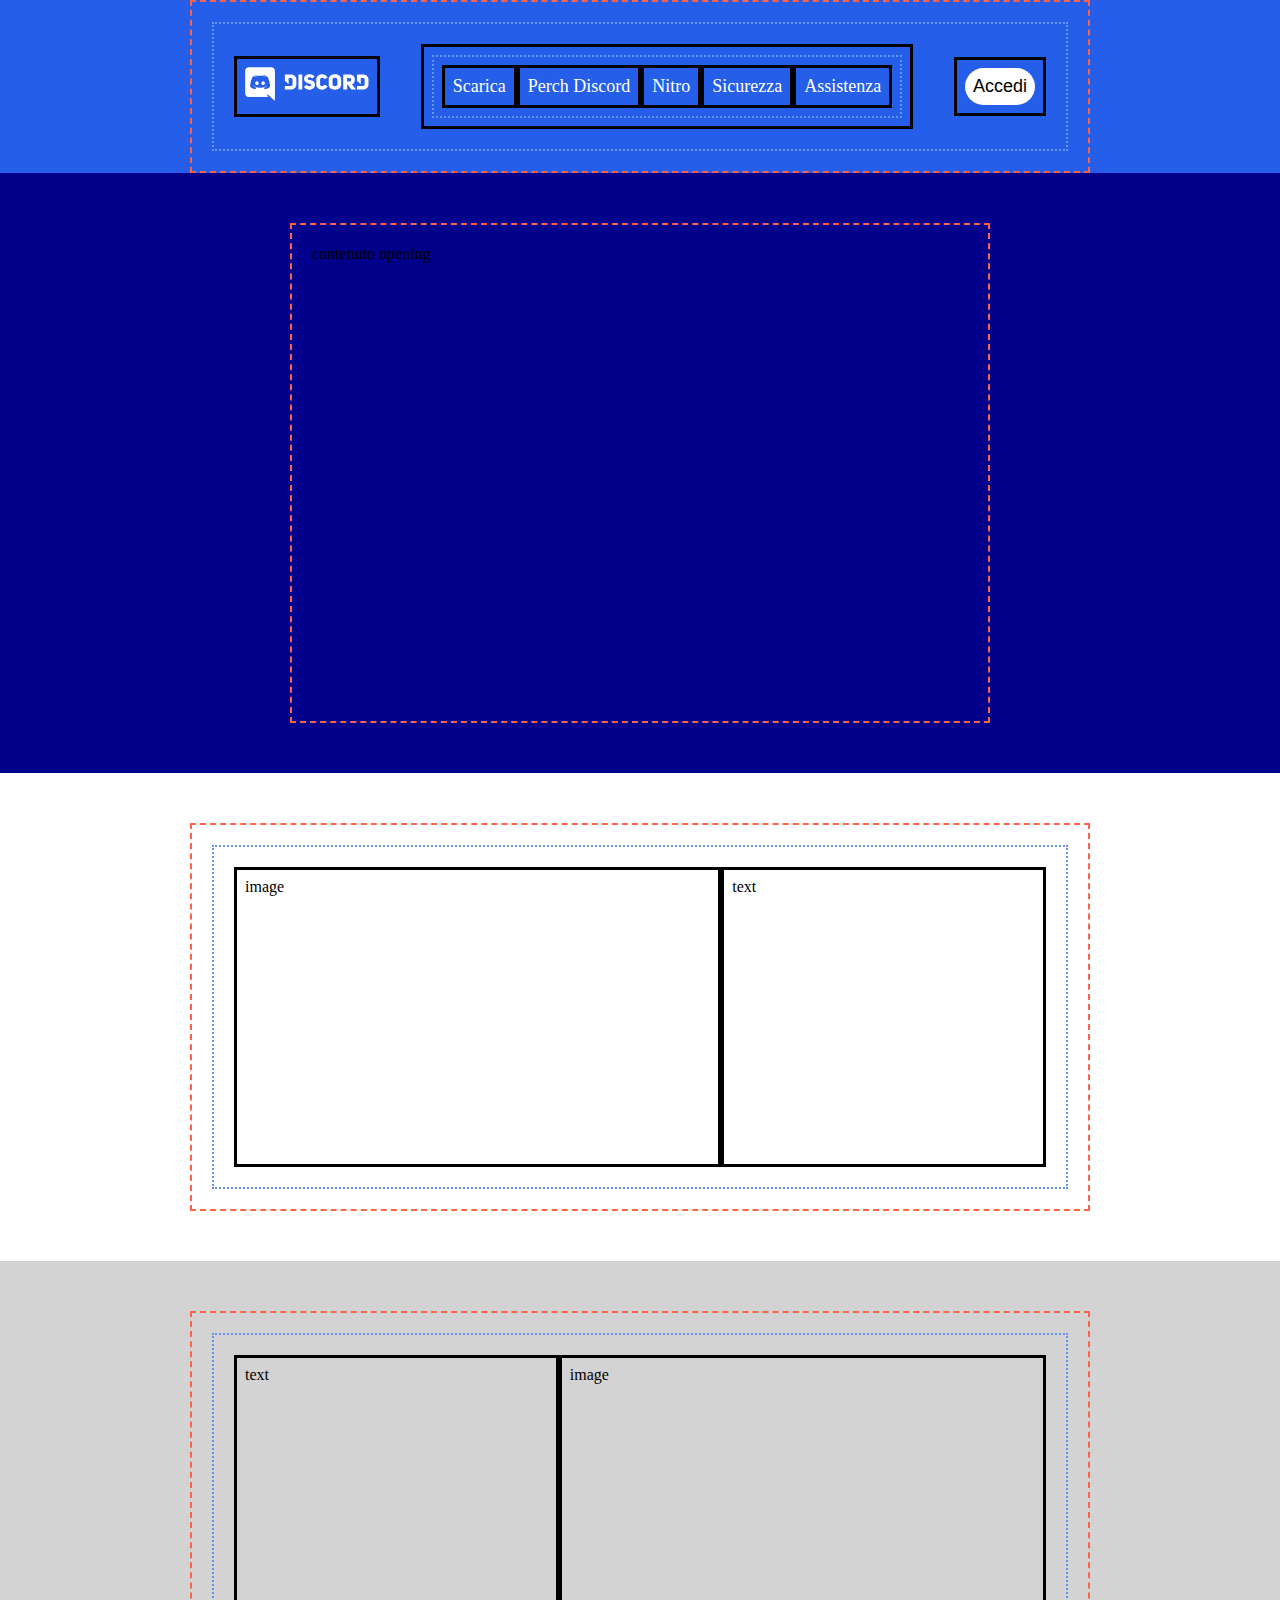
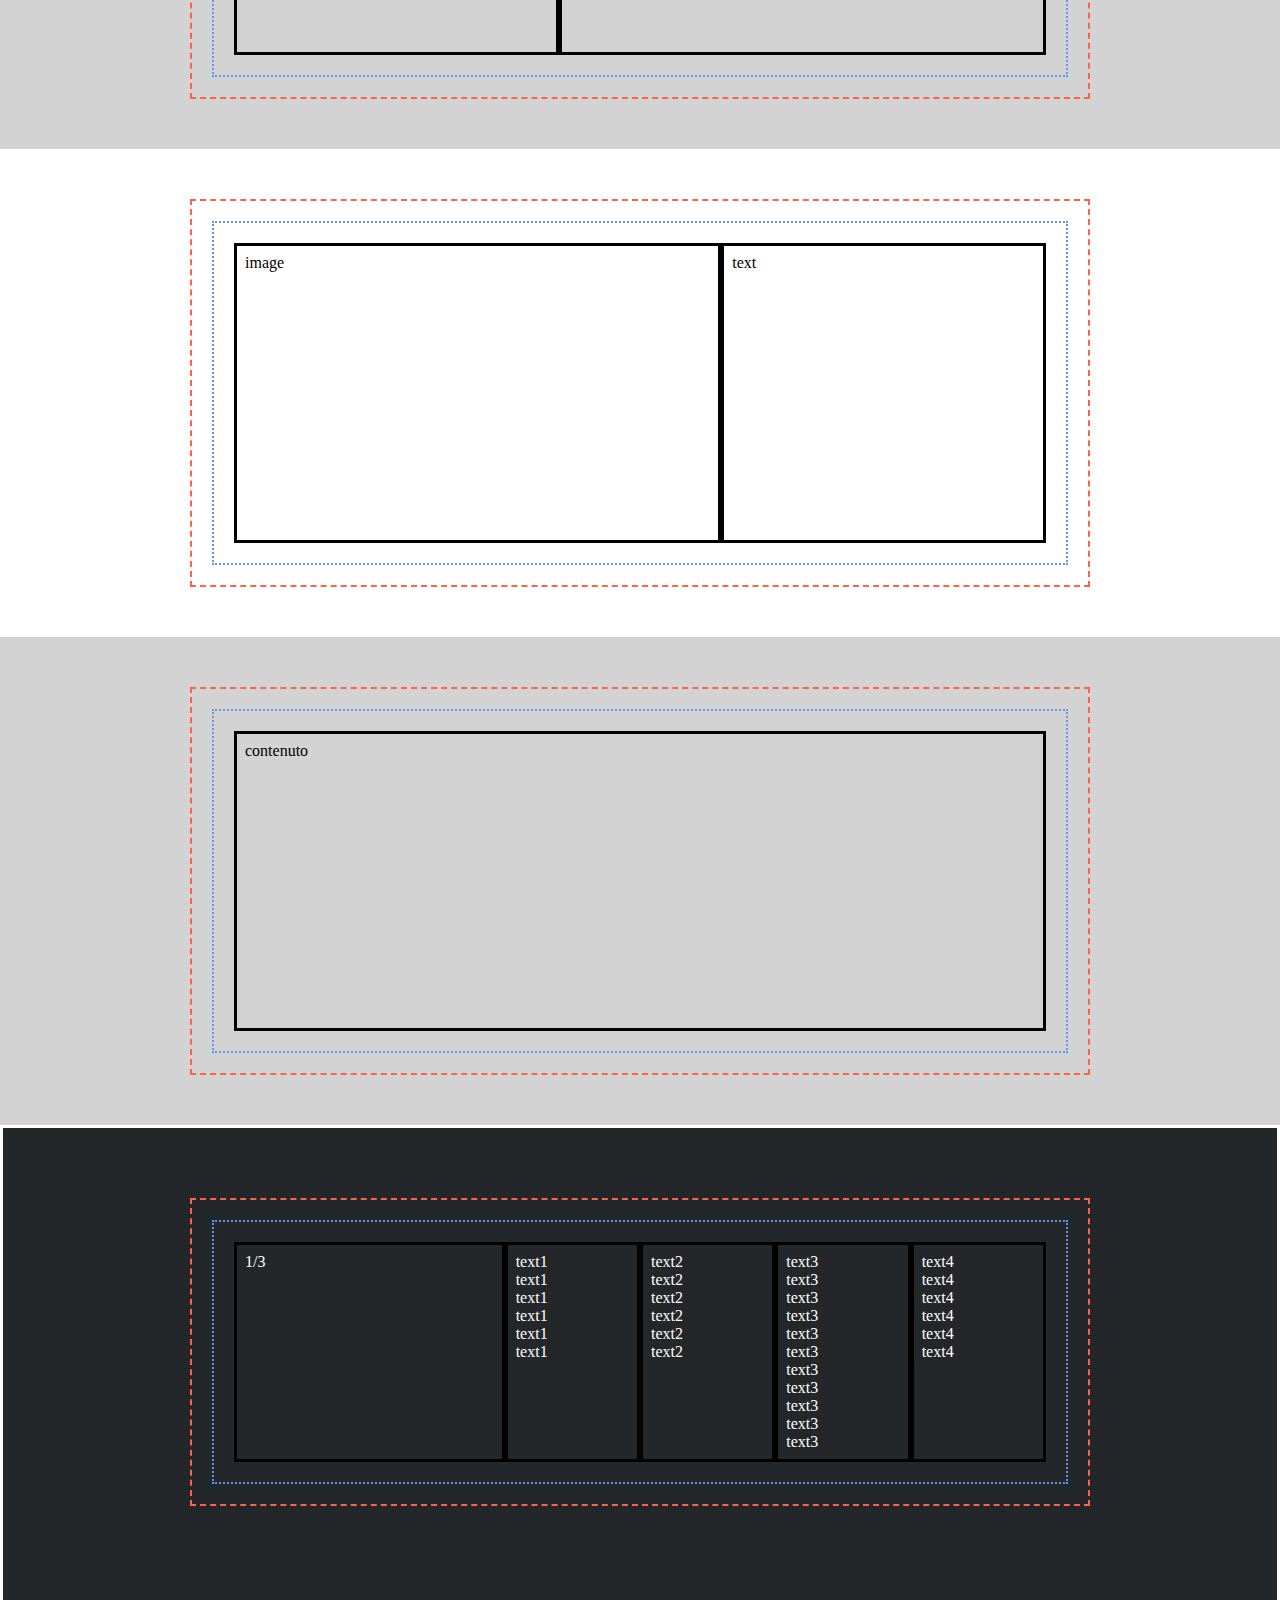
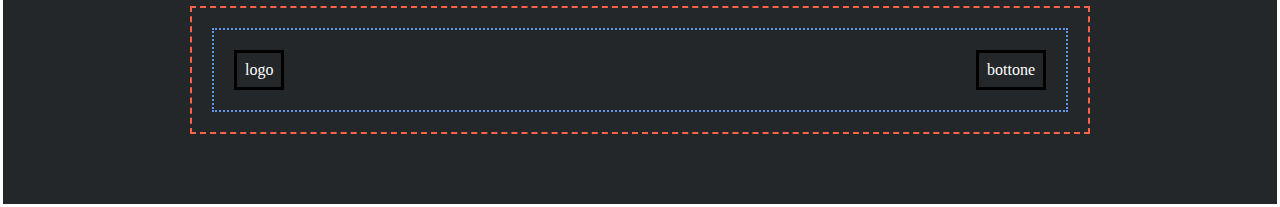
<file: index.html>
<!DOCTYPE html>
<html lang="en">
<head>
    <meta charset="UTF-8">
    <meta http-equiv="X-UA-Compatible" content="IE=edge">
    <meta name="viewport" content="width=device-width, initial-scale=1.0">
    <title>Discord</title>
    <link rel="stylesheet" href="./css/app.css">
</head>
<body class="debug">

    <!-- header w/ nav -->

    <header class="main-header">
        <div class="container">
            <div class="row justify-between items-center">

                <div class="col logo-icon">
                    <div class="logo">
                        <figure>
                            <img src="img/logo.svg" alt="logo discord">
                        </figure>
                    </div>
                </div>

                <nav class="col">
                    <ul class="row links">
                        <li class="col-link-1"><a href="">Scarica</a></li>
                        <li class="col-link-2"><a href="">Perch Discord</a></li>
                        <li class="col-link-3"><a href="">Nitro</a></li>
                        <li class="col-link-4"><a href="">Sicurezza</a></li>
                        <li class="col-link-5"><a href="">Assistenza</a></li>
                    </ul>
                </nav>

                <div class="col"> 
                    <input class="login-button" type="button" value="Accedi">
                </div>

            </div>
        </div>
    </header>

    <!-- main section articles -->

    <main class="main-content">

        <!-- opening -->

        <section class="opening">

            <div class="container_opening">
                contenuto opening
            </div>

        </section>
    
        <!-- /opening -->

        <!-- main content -->

        <section class="section">

            <div class="container">
                <div class="row">
                    <div class="col-figure">
                        image
                    </div>
                    <div class="col-text">
                        text
                    </div>
                </div>   
            </div>
    
        </section>
    
        <section class="section bg-grey">

            <div class="container">
                <div class="row reverse">
                    <div class="col-figure">
                        image
                    </div>
                    <div class="col-text">
                        text
                    </div>
                </div>

            </div>

        </section>
    
        <section class="section">
        
            <div class="container">
                <div class="row">
                    <div class="col-figure">
                        image
                    </div>
                    <div class="col-text">
                        text
                    </div>
                </div>
            </div>
        
        </section>
    
        <section class="section bg-grey">

            <div class="container">
               <div class="row">
                    <div class="col-full">
                        contenuto
                    </div>
               </div>
            </div>
            
        </section>

        <!-- /main content -->
    
    </main>

    <!-- footer -->

    <footer class="page-footer">

        <!-- footer-1 -->

        <section class="section">

            <div class="container">
                <div class="row">
                    <div class="col-33">
                        1/3
                    </div>

                    <div class="col-16">
                        <ul>
                            <li>text1</li>
                            <li>text1</li>
                            <li>text1</li>
                            <li>text1</li>
                            <li>text1</li>
                            <li>text1</li>
                        </ul>
                    </div>

                    <div class="col-16">
                        <ul>
                            <li>text2</li>
                            <li>text2</li>
                            <li>text2</li>
                            <li>text2</li>
                            <li>text2</li>
                            <li>text2</li>
                        </ul>
                    </div>

                    <div class="col-16">
                        <ul>
                            <li>text3</li>
                            <li>text3</li>
                            <li>text3</li>
                            <li>text3</li>
                            <li>text3</li>
                            <li>text3</li>
                            <li>text3</li>
                            <li>text3</li>
                            <li>text3</li>
                            <li>text3</li>
                            <li>text3</li>
                        </ul>
                    </div>

                    <div class="col-16">
                        <ul>
                            <li>text4</li>
                            <li>text4</li>
                            <li>text4</li>
                            <li>text4</li>
                            <li>text4</li>
                            <li>text4</li>
                        </ul>
                    </div>
                </div>
            </div>

        </section>

        <!-- /footer-1 -->

        <!-- footer-2 -->

        <section class="section">

            <div class="container">
                <div class="row justify-between items-center">
                    <div class="col">logo</div>
                    <div class="col">bottone</div>
            </div>

        </section>

        <!-- /footer-2 -->

    </footer>

    <!-- /footer -->

</body>
</html>
</file>
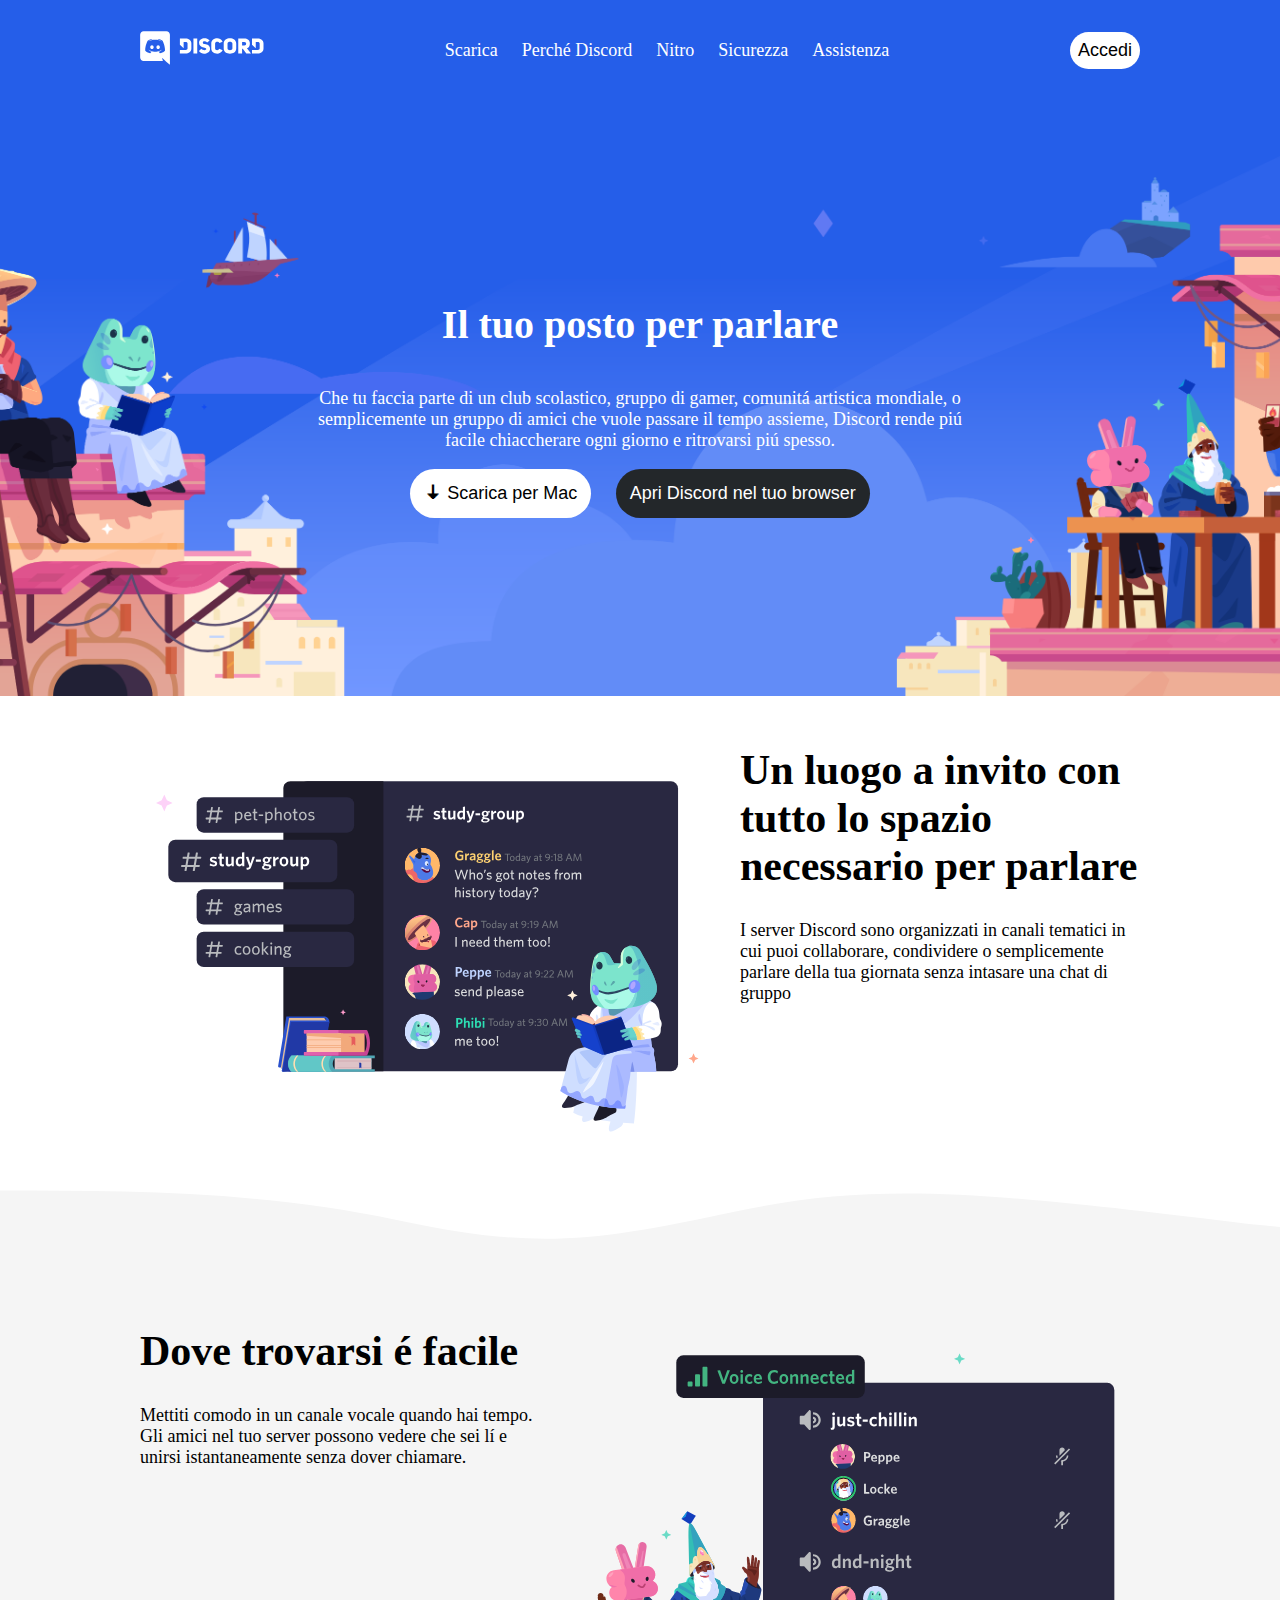
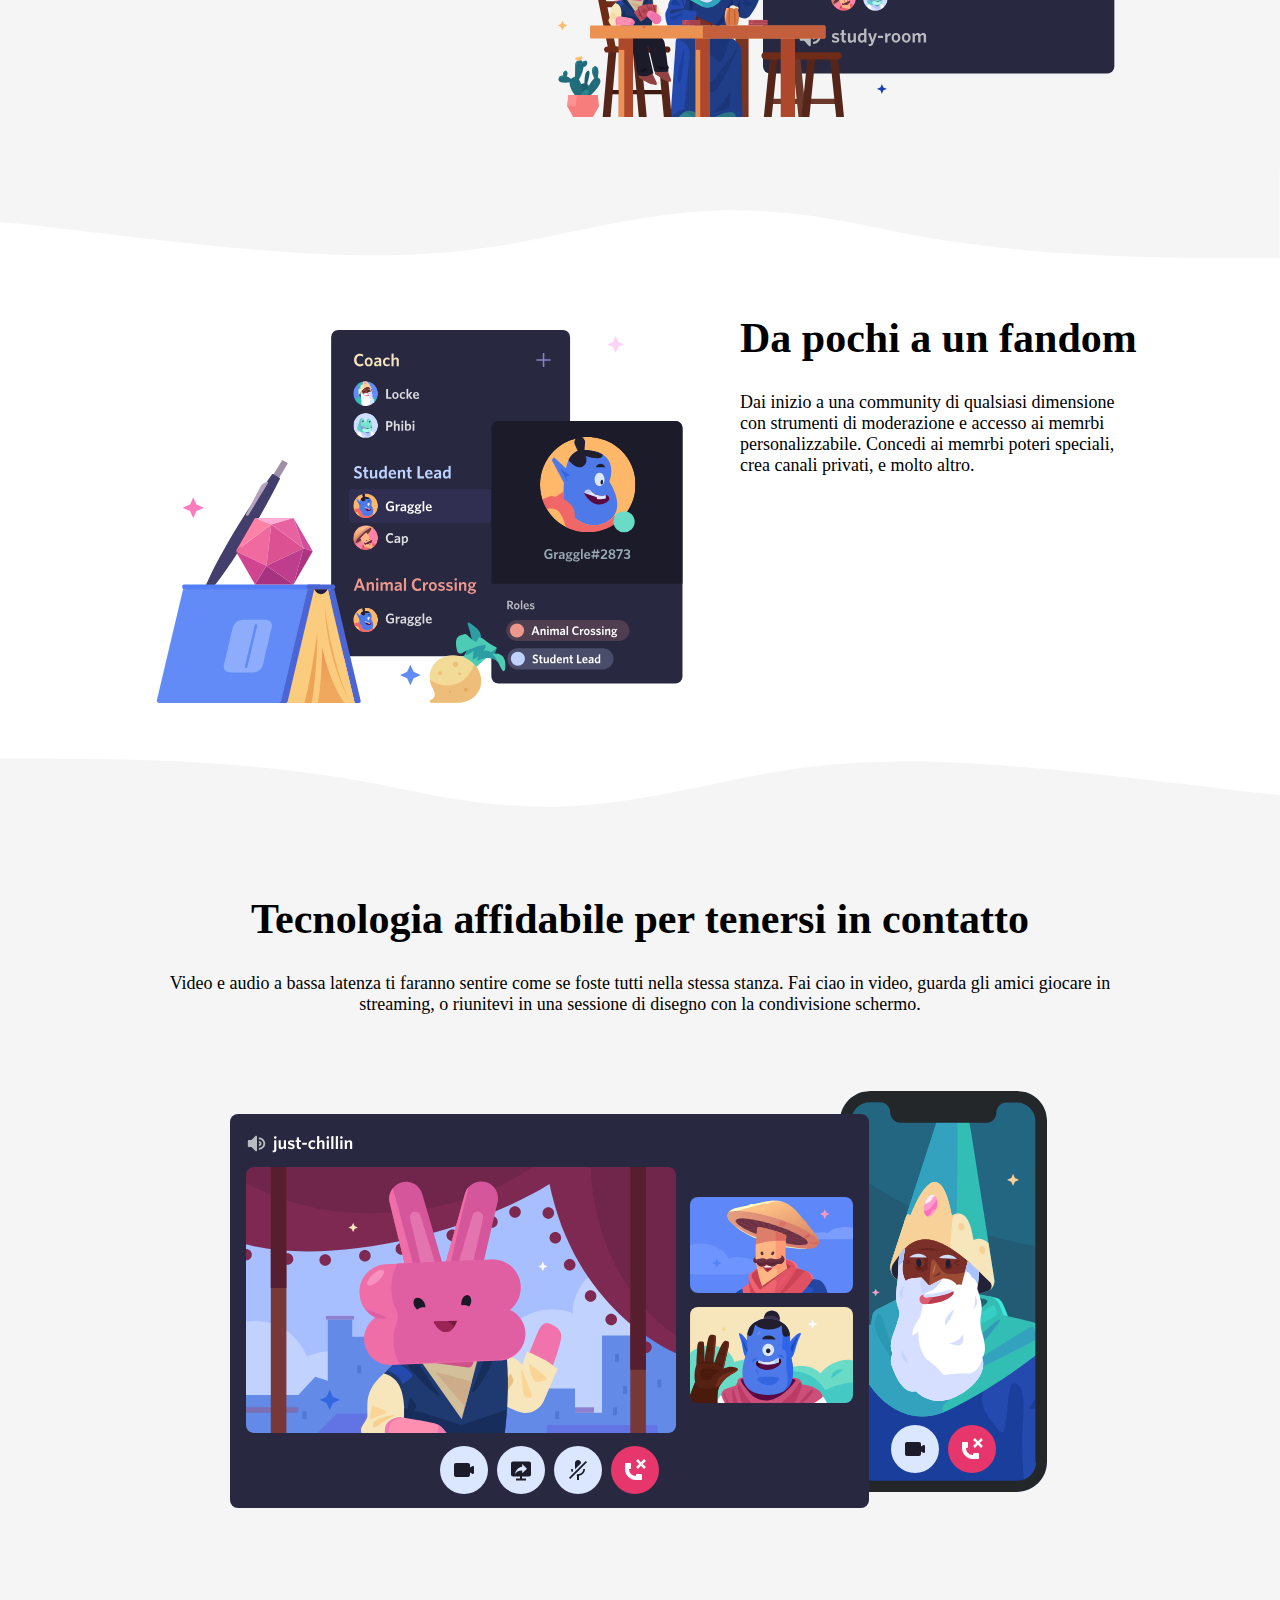
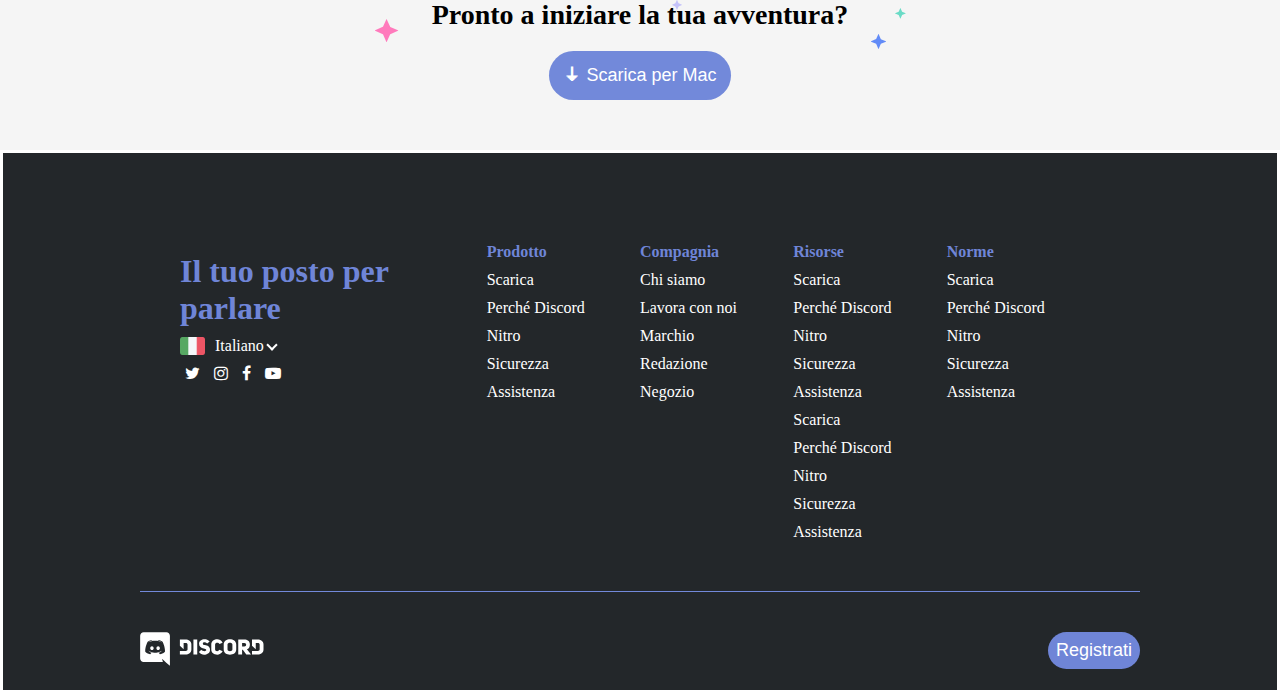
<file: bonus/index.html>
<!DOCTYPE html>
<html lang="en">

<head>
    <meta charset="UTF-8">
    <meta http-equiv="X-UA-Compatible" content="IE=edge">
    <meta name="viewport" content="width=device-width, initial-scale=1.0">
    <title>Discord</title>
    <link rel="stylesheet" href="./css/app.css">

    <link rel="stylesheet" href="https://cdnjs.cloudflare.com/ajax/libs/font-awesome/4.7.0/css/font-awesome.min.css">

</head>

<body class="debug">

    <!-- header w/ nav -->

    <header class="main-header">
        <div class="container">
            <div class="row justify-between items-center">

                <div class="col logo-icon">
                    <div class="logo">
                        <figure>
                            <img src="img/logo.svg" alt="logo discord">
                        </figure>
                    </div>
                </div>

                <nav class="col">
                    <ul class="row links">
                        <li class="col-link-1"><a href="">Scarica</a></li>
                        <li class="col-link-2"><a href="">Perch&eacute; Discord</a></li>
                        <li class="col-link-3"><a href="">Nitro</a></li>
                        <li class="col-link-4"><a href="">Sicurezza</a></li>
                        <li class="col-link-5"><a href="">Assistenza</a></li>
                    </ul>
                </nav>

                <div class="col">
                    <input class="login-button" type="button" value="Accedi">
                </div>

            </div>
        </div>
    </header>

    <!-- main section articles -->

    <main class="main-content">

        <!-- opening -->

        <section style="background-image: url('img/jumbo.png')" class="opening_img">

            <div class="container_opening">
                <h1 class="title">
                    Il tuo posto per parlare
                </h1>
                <p class="text">
                    Che tu faccia parte di un club scolastico, gruppo di gamer, comunit&aacute; artistica mondiale, o
                    semplicemente un gruppo di amici che vuole passare il tempo assieme, Discord rende pi&uacute; facile
                    chiaccherare ogni giorno e ritrovarsi pi&uacute; spesso.
                </p>
                <div class="row links mac-browser">
                    <input class="download-button-mac" type="button" value="&#129031; Scarica per Mac">
                    <input class="discord-browser" type="button" value="Apri Discord nel tuo browser">
                </div>
            </div>

        </section>

        <!-- /opening -->

        <!-- main content -->

        <section class="section">

            <div class="container">
                <div class="row">
                    <div class="col-figure">
                        <img src="img/item1.svg" alt="discord frog messages">
                    </div>
                    <div class="col-text">
                        <h2 class=>
                            Un luogo a invito con tutto lo spazio necessario per parlare
                        </h2>
                        <p class="article-text">
                            I server Discord sono organizzati in canali tematici in cui puoi collaborare, condividere o
                            semplicemente parlare della tua giornata senza intasare una chat di gruppo
                        </p>
                    </div>
                </div>
            </div>

        </section>

        <svg class="wave up" version="1.1" xmlns="http://www.w3.org/2000/svg" viewBox="0 0 1440 100" preserveAspectRatio="none"><path class="wavePath-haxJK1 animationPaused-2hZ4IO" d="M826.337463,25.5396311 C670.970254,58.655965 603.696181,68.7870267 447.802481,35.1443383 C293.342778,1.81111414 137.33377,1.81111414 0,1.81111414 L0,150 L1920,150 L1920,1.81111414 C1739.53523,-16.6853983 1679.86404,73.1607868 1389.7826,37.4859505 C1099.70117,1.81111414 981.704672,-7.57670281 826.337463,25.5396311 Z" fill="#F5F5F5"></path></svg>


        <section class="section bg-grey">

            <div class="container">
                <div class="row reverse">
                    <div class="col-figure">
                        <img src="img/item2.svg" alt="voice-channels">
                    </div>
                    <div class="col-text">
                        <h2>
                            Dove trovarsi &eacute; facile
                        </h2>
                        <p>
                            Mettiti comodo in un canale vocale quando hai tempo. Gli amici nel tuo server possono vedere
                            che sei l&iacute; e unirsi istantaneamente senza dover chiamare.
                        </p>
                    </div>
                </div>
            </div>

        </section>

        <svg class="wave down" version="1.1" xmlns="http://www.w3.org/2000/svg" viewBox="0 0 1440 100" preserveAspectRatio="none"><path class="wavePath-haxJK1 animationPaused-2hZ4IO" d="M826.337463,25.5396311 C670.970254,58.655965 603.696181,68.7870267 447.802481,35.1443383 C293.342778,1.81111414 137.33377,1.81111414 0,1.81111414 L0,150 L1920,150 L1920,1.81111414 C1739.53523,-16.6853983 1679.86404,73.1607868 1389.7826,37.4859505 C1099.70117,1.81111414 981.704672,-7.57670281 826.337463,25.5396311 Z" fill="#F5F5F5"></path></svg>

        <section class="section">

            <div class="container">
                <div class="row">
                    <div class="col-figure">
                        <img src="img/item3.svg" alt="discord frog messages">
                    </div>
                    <div class="col-text">
                        <h2 class=>
                            Da pochi a un fandom
                        </h2>
                        <p class="article-text">
                            Dai inizio a una community di qualsiasi dimensione con strumenti di moderazione e accesso ai
                            memrbi personalizzabile. Concedi ai memrbi poteri speciali, crea canali privati, e molto
                            altro.
                        </p>
                    </div>
                </div>
            </div>

        </section>

        <svg class="wave up" version="1.1" xmlns="http://www.w3.org/2000/svg" viewBox="0 0 1440 100" preserveAspectRatio="none"><path class="wavePath-haxJK1 animationPaused-2hZ4IO" d="M826.337463,25.5396311 C670.970254,58.655965 603.696181,68.7870267 447.802481,35.1443383 C293.342778,1.81111414 137.33377,1.81111414 0,1.81111414 L0,150 L1920,150 L1920,1.81111414 C1739.53523,-16.6853983 1679.86404,73.1607868 1389.7826,37.4859505 C1099.70117,1.81111414 981.704672,-7.57670281 826.337463,25.5396311 Z" fill="#F5F5F5"></path></svg>

        <section class="section bg-grey">

            <div class="container">
                <div class="row">
                    <div class="col-full">
                        <h2>
                            Tecnologia affidabile per tenersi in contatto
                        </h2>
                        <p>
                            Video e audio a bassa latenza ti faranno sentire come se foste tutti nella stessa stanza.
                            Fai ciao in video, guarda gli amici giocare in streaming, o riunitevi in una sessione di
                            disegno con la condivisione schermo.
                        </p>
                        <figure class="img-4">
                            <img src="img/item4-big.svg" alt="">
                        </figure>
                        <h3 style="background-image: url('img/stars.svg');" class="img-5" id="subtitle">
                            Pronto a iniziare la tua avventura?
                        </h3>
                        <input class="download-button-mac-2" type="button" value="&#129031; Scarica per Mac">
                    </div>
                </div>
            </div>

        </section>

        <!-- /main content -->

    </main>

    <!-- footer -->

    <footer class="page-footer">

        <!-- footer-1 -->

        <section class="section first-footer">

            <div class="container border-end">
                <div class="row">
                    <div class="col-33">
                        <h3 id="subtitle-foot">
                            Il tuo posto per parlare
                        </h3>

                        <div class="row flag">
                            <img class="col" id="italy-flag" src="img/ita.png" alt="italy-flag">
                            <p class="col">Italiano <span id="arrow"></span></p>
                        </div>

                        <div>
                            <i class="fa fa-twitter"></i>
                            <i class="fa fa-instagram"></i>
                            <i class="fa fa-facebook"></i>
                            <i class="fa fa-youtube-play"></i>
                        </div>
                    </div>

                    <div class="col-16">
                        <ul>
                            <li class="foot-list head">Prodotto</li>
                            <li class="foot-list"><a href="">Scarica</a></li>
                            <li class="foot-list"><a href="">Perch&eacute; Discord</a></li>
                            <li class="foot-list"><a href="">Nitro</a></li>
                            <li class="foot-list"><a href="">Sicurezza</a></li>
                            <li class="foot-list"><a href="">Assistenza</a></li>
                        </ul>
                    </div>

                    <div class="col-16">
                        <ul>
                            <li class="foot-list head">Compagnia</li>
                            <li class="foot-list"><a href="">Chi siamo</a></li>
                            <li class="foot-list"><a href="">Lavora con noi</a></li>
                            <li class="foot-list"><a href="">Marchio</a></li>
                            <li class="foot-list"><a href="">Redazione</a></li>
                            <li class="foot-list"><a href="">Negozio</a></li>
                        </ul>
                    </div>

                    <div class="col-16">
                        <ul>
                            <li class="foot-list head">Risorse</li>
                            <li class="foot-list"><a href="">Scarica</a></li>
                            <li class="foot-list"><a href="">Perch&eacute; Discord</a></li>
                            <li class="foot-list"><a href="">Nitro</a></li>
                            <li class="foot-list"><a href="">Sicurezza</a></li>
                            <li class="foot-list"><a href="">Assistenza</a></li>
                            <li class="foot-list"><a href="">Scarica</a></li>
                            <li class="foot-list"><a href="">Perch&eacute; Discord</a></li>
                            <li class="foot-list"><a href="">Nitro</a></li>
                            <li class="foot-list"><a href="">Sicurezza</a></li>
                            <li class="foot-list"><a href="">Assistenza</a></li>
                        </ul>
                    </div>

                    <div class="col-16">
                        <ul>
                            <li class="foot-list head">Norme</li>
                            <li class="foot-list"><a href="">Scarica</a></li>
                            <li class="foot-list"><a href="">Perch&eacute; Discord</a></li>
                            <li class="foot-list"><a href="">Nitro</a></li>
                            <li class="foot-list"><a href="">Sicurezza</a></li>
                            <li class="foot-list"><a href="">Assistenza</a></li>
                        </ul>
                    </div>
                </div>
            </div>

        </section>

        <!-- /footer-1 -->

        <!-- footer-2 -->

        <section class="section second-footer">

            <div class="container">
                <div class="row justify-between items-center">
                    <div class="col">
                        <figure>
                            <img src="img/logo.svg" alt="logo discord">
                        </figure>
                    </div>

                    <div class="col">
                        <input class="register-button" type="button" value="Registrati">
                    </div>
                </div>
            </div>

        </section>

        <!-- /footer-2 -->

    </footer>

    <!-- /footer -->

</body>

</html>
</file>
<file: css/app.css>
*  {
    margin: 0;
    padding: 0;
    box-sizing: border-box;
}

img {
    max-width: 100%;
}

ul,
ol,
menu {
    list-style: none;
}

ul {
    color: white;
}

a {
    color: white;
    text-decoration: none;
}

/**********************
debug
**********************/

.debug .main-header {
    background-color: #255EE9;
    /* padding: 20px 0; */
}

.debug .page-footer {
    padding: 20px 0;
}

.debug .container,
.debug .container_opening {
    border: 2px dashed tomato;
    padding: 20px;
}

.debug [class^='col'] {
    border: 3px solid black;
    padding: 8px;
}

.debug .row {
    border: 2px dotted cornflowerblue;
    padding: 20px;
}

.debug .opening {
    background-color: #00008b;
    padding: 50px 0;
}

.debug .opening > * {
    min-height: 500px;
}

.debug main [class^='col'] {
    min-height: 300px;
}

.debug .page-footer {
    border: 3px solid white;
}

/**********************
debug
**********************/

.container {
    max-width: 900px;
    margin: 0 auto;
}

.row {
    display: flex;
}

.justify-between {
    justify-content: space-between;
}

.items-center {
    align-items: center;
}

/* header */

.main-header {
    font-size: 18px;
}

.logo-icon {
    /* min-height: 80px; */
}

.row.links {
    padding: 8px;
    justify-content: space-around;
}

nav [class^='col-link'] {
    padding: 8px;
}

.login-button {
    background-color: white;
    color: black;
    padding: 8px;
    font-size: 18px;
    border-style: none;
    border-radius: 20px;
}

/* main */

.section {
    padding: 50px 0;
}

.container_opening {
    max-width: 700px;
    margin: 0 auto;
}

.reverse {
    flex-direction: row-reverse;
}

.col-text {
    flex-basis: 40%;
}

.col-figure {
    flex-basis: 60%;
}

.col-full {
    flex-basis: 100%;
}

.bg-grey {
    background-color: #d3d3d3;
}

/* footer */

.page-footer {
    background-color: #23272A;
    color: white;
}

.col-33 {
    flex-basis: calc(100% / 3);
}

.col-16 {
    flex-basis: calc(100% / 6);
}

/* /footer */
</file>
<file: bonus/css/app.css>
* {
    margin: 0;
    padding: 0;
    box-sizing: border-box;
}

img {
    max-width: 100%;
}

ul,
ol,
menu {
    list-style: none;
}

ul {
    color: white;
}

a {
    color: white;
    text-decoration: none;
}

/**********************
debug
**********************/

.debug .main-header {
    /* padding: 20px 0; */
}

.debug .page-footer {
    /* padding: 20px 0; */
}

.debug .container,
.debug .container_opening {
    /* border: 2px dashed tomato; */
    /* padding: 20px; */
}

.debug [class^='col'] {
    /* border: 3px solid black; */
    /* padding: 8px; */
}

.debug .row {
    /* border: 2px dotted cornflowerblue;
    padding: 20px; */
}

.debug .opening>* {
    /* min-height: 500px; */
}

.debug main [class^='col'] {
    min-height: 300px;
}

.debug .page-footer {
    border: 3px solid white;
}

/**********************
debug
**********************/

.container {
    max-width: 1000px;
    margin: 0 auto;
}

.row {
    display: flex;
}

.justify-between {
    justify-content: space-between;
}

.items-center {
    align-items: center;
}

/* header */

.main-header {
    font-size: 18px;
    background-color: #255EE9;
    padding: 20px;
}

.logo-icon {
    /* min-height: 80px; */
}

.row.links {
    padding: 8px;
    justify-content: space-around;
}

nav [class^='col-link'] {
    padding: 12px;
}

.login-button {
    background-color: white;
    color: black;
    padding: 8px;
    font-size: 18px;
    border-style: none;
    border-radius: 20px;
}

/* main */

/* opening  */

.opening_img {
    max-width: 100%;
    background-position: center;
    background-size: cover;
    padding: 120px 0;
}

.container_opening {
    text-align: center;
    padding: 50px 10px;
    color: white;
    max-width: 700px;
    margin: 0 auto;
}

.title {
    font-size: 40px;
    padding: 30px;
}

.text {
    font-size: 18px;
    padding: 10px;
}

.download-button-mac {
    background-color: white;
    color: black;
    padding: 14px;
    font-size: 18px;
    border-style: none;
    border-radius: 25px;
}

.discord-browser {
    background-color: #23272A;
    color: white;
    padding: 14px;
    font-size: 18px;
    border-style: none;
    border-radius: 25px;
}

.row.links.mac-browser {
    width: 500px;
    margin: 0 auto;
    align-items: center;
}

/* /opening */

/* main */

main [class^='col']>h2 {
    font-size: 42px;
    padding-bottom: 30px;
}

main [class^='col']>p {
    font-size: 18px;
    padding-bottom: 20px;
}

.section {
    padding: 50px 0;
}

.reverse {
    flex-direction: row-reverse;
}

.col-text {
    flex-basis: 40%;
}

.col-figure {
    flex-basis: 60%;
}

.col-full {
    flex-basis: 100%;
    text-align: center;
}

.img-4 {
    padding-bottom: 30px;
}

#subtitle {
    font-size: 28px;
    padding-bottom: 20px;
}

.img-5 {
    max-width: 100%;
    margin: 0 auto;
    background-repeat: no-repeat;
    background-position: center;
}

.download-button-mac-2 {
    background-color: #7289DA;
    color: white;
    padding: 14px;
    font-size: 18px;
    border-style: none;
    border-radius: 25px;
}

.bg-grey {
    background-color: #F5F5F5;
}

/* footer1 */

#subtitle-foot {
    font-size: 32px;
    color: #6F85D7;
    padding: 10px 0;
}

#italy-flag {
    width: 25px;
    margin-right: 10px;
}

.page-footer {
    background-color: #23272A;
    color: white;
}

.col-33 {
    flex-basis: calc(100% / 3);
}

.col-16 {
    flex-basis: calc(100% / 6);
}

#arrow {
    display: inline-block;
    border-right: 2px solid white;
    border-bottom: 2px solid white;
    width: 8px;
    height: 8px;
    transform: rotate(-315deg);
    margin-bottom: 2px;
}

div>i {
    padding: 10px 5px;
}

.foot-list.head {
    color: #6F85D7;
    font-weight: bold;
}

li.foot-list {
    padding-bottom: 10px;
}

/* footer1  */

/* /footer2 */

.section.first-footer {
    padding: 50px 0 20px 0;
}

.border-end {
    border-bottom: 1px solid #7289DA;
    padding: 40px;
}

.section.second-footer {
    padding: 20px 0;
}

.register-button {
    background-color: #6F85D7;
    color: white;
    padding: 8px;
    font-size: 18px;
    border-style: none;
    border-radius: 20px;
}

/* /footer2 */

/* waves */

.wave.up {
    margin-bottom: -5px;
}

.wave.down {
    transform: rotate(180deg);
}
</file>
